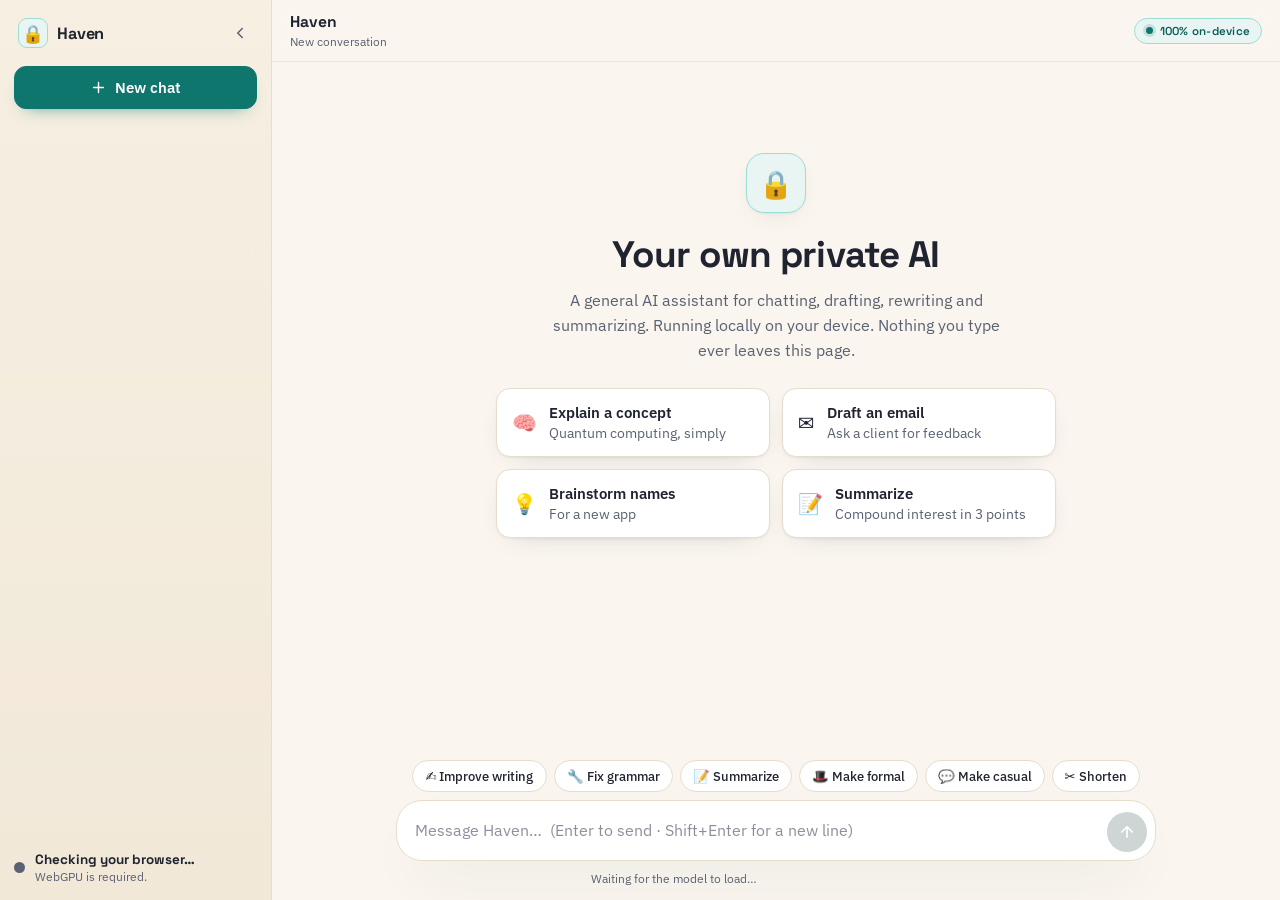
<file: index.html>
<!DOCTYPE html>
<html lang="en">
<head>
  <meta charset="UTF-8" />
  <meta name="viewport" content="width=device-width, initial-scale=1.0, viewport-fit=cover" />
  <meta name="description" content="A private AI chat & writing assistant that runs entirely in your browser. No uploads, no server, no API key." />
  <meta name="theme-color" content="#0f766e" />
  <title>Haven · Private AI</title>
  <link rel="icon" href="data:image/svg+xml,<svg xmlns='http://www.w3.org/2000/svg' viewBox='0 0 16 16'><text y='14' font-size='14'>🔒</text></svg>" />
  <link rel="preconnect" href="https://fonts.googleapis.com" />
  <link rel="preconnect" href="https://fonts.gstatic.com" crossorigin />
  <link href="https://fonts.googleapis.com/css2?family=Space+Grotesk:wght@400;500;600;700&family=IBM+Plex+Sans:wght@400;500;600&display=swap" rel="stylesheet" />
  <link rel="stylesheet" href="styles.css" />
</head>
<body>
  <div class="app" id="app">

    <!-- ── Sidebar ─────────────────────────────────────────── -->
    <aside class="sidebar" id="sidebar" aria-label="Conversations">
      <div class="sidebar__head">
        <div class="brand">
          <span class="brand__mark" aria-hidden="true">🔒</span>
          <span class="brand__name">Haven</span>
        </div>
        <button class="icon-btn sidebar__collapse" id="collapseBtn" type="button" title="Hide sidebar" aria-label="Hide sidebar">
          <svg viewBox="0 0 24 24" width="18" height="18" fill="none" stroke="currentColor" stroke-width="2" stroke-linecap="round" stroke-linejoin="round"><path d="M15 18l-6-6 6-6"/></svg>
        </button>
      </div>

      <button class="new-chat" id="newChatBtn" type="button">
        <svg viewBox="0 0 24 24" width="17" height="17" fill="none" stroke="currentColor" stroke-width="2" stroke-linecap="round" stroke-linejoin="round"><path d="M12 5v14M5 12h14"/></svg>
        New chat
      </button>

      <nav class="conversations" id="conversations" aria-label="Chat history"></nav>

      <div class="sidebar__foot">
        <div class="engine-mini" id="engineCard">
          <span id="engineDot" class="dot dot--idle"></span>
          <div class="engine-mini__text">
            <strong id="engineState">Checking your browser…</strong>
            <span id="engineDetail" class="muted">WebGPU is required.</span>
          </div>
        </div>
        <div class="progress is-hidden" id="engineProgressWrap">
          <div class="progress__bar" id="engineProgress"></div>
        </div>
        <span id="localBadge" class="local-badge is-hidden">🔒 Runs locally</span>
      </div>
    </aside>

    <!-- ── Main ────────────────────────────────────────────── -->
    <div class="main">
      <header class="topbar">
        <button class="icon-btn" id="menuBtn" type="button" title="Toggle sidebar" aria-label="Toggle sidebar">
          <svg viewBox="0 0 24 24" width="20" height="20" fill="none" stroke="currentColor" stroke-width="2" stroke-linecap="round" stroke-linejoin="round"><path d="M4 6h16M4 12h16M4 18h16"/></svg>
        </button>
        <div class="topbar__title">
          <strong>Haven</strong>
          <span id="convMeta" class="topbar__meta muted">New conversation</span>
        </div>
        <span id="topStatus" class="topbar__pill">
          <span class="topbar__pill-dot" aria-hidden="true"></span>
          <span id="topStatusText">100% on-device</span>
        </span>
      </header>

      <div class="chat-scroll" id="chatScroll">
        <div id="messages" class="messages" aria-live="polite">
          <!-- Welcome / empty state -->
          <div class="welcome" id="welcome">
            <div class="welcome__mark" aria-hidden="true">🔒</div>
            <h1 class="welcome__title">Your own private AI</h1>
            <p class="welcome__sub">
              A general AI assistant for chatting, drafting, rewriting and summarizing. Running locally on your device. Nothing you type ever leaves this page.
            </p>
            <div class="suggestions" id="suggestions">
              <button class="suggestion" type="button" data-fill="Explain quantum computing like I'm five.">
                <span class="suggestion__icon">🧠</span>
                <span class="suggestion__text"><strong>Explain a concept</strong>Quantum computing, simply</span>
              </button>
              <button class="suggestion" type="button" data-fill="Draft a short, friendly email asking a client for feedback on our last project.">
                <span class="suggestion__icon">✉️</span>
                <span class="suggestion__text"><strong>Draft an email</strong>Ask a client for feedback</span>
              </button>
              <button class="suggestion" type="button" data-fill="Give me 5 creative names for a privacy-first note-taking app.">
                <span class="suggestion__icon">💡</span>
                <span class="suggestion__text"><strong>Brainstorm names</strong>For a new app</span>
              </button>
              <button class="suggestion" type="button" data-fill="Summarize the key idea of compound interest in three bullet points.">
                <span class="suggestion__icon">📝</span>
                <span class="suggestion__text"><strong>Summarize</strong>Compound interest in 3 points</span>
              </button>
            </div>
          </div>
        </div>
      </div>

      <div class="composer-wrap">
        <div id="quickActions" class="quick-actions">
          <button class="chip" type="button" data-action="improve">✍️ Improve writing</button>
          <button class="chip" type="button" data-action="grammar">🔧 Fix grammar</button>
          <button class="chip" type="button" data-action="summarize">📝 Summarize</button>
          <button class="chip" type="button" data-action="formal">🎩 Make formal</button>
          <button class="chip" type="button" data-action="casual">💬 Make casual</button>
          <button class="chip" type="button" data-action="shorten">✂️ Shorten</button>
        </div>

        <form id="composer" class="composer">
          <textarea
            id="input"
            rows="1"
            placeholder="Message Haven…  (Enter to send · Shift+Enter for a new line)"
            disabled
          ></textarea>
          <div class="composer__actions">
            <button id="stopBtn" class="circle-btn circle-btn--stop is-hidden" type="button" title="Stop generating" aria-label="Stop generating">
              <svg viewBox="0 0 24 24" width="16" height="16" fill="currentColor"><rect x="6" y="6" width="12" height="12" rx="2"/></svg>
            </button>
            <button id="sendBtn" class="circle-btn circle-btn--send" type="submit" disabled title="Send" aria-label="Send">
              <svg viewBox="0 0 24 24" width="18" height="18" fill="none" stroke="currentColor" stroke-width="2.2" stroke-linecap="round" stroke-linejoin="round"><path d="M12 19V5M5 12l7-7 7 7"/></svg>
            </button>
          </div>
        </form>

        <p id="hint" class="composer__hint muted">Waiting for the model to load…</p>
      </div>
    </div>
  </div>

  <div class="scrim" id="scrim" hidden></div>

  <script type="module" src="app.js"></script>
</body>
</html>
</file>
<file: styles.css>
:root {
  --cream: #faf6ef;
  --cream-2: #f3ebdd;
  --panel: #ffffff;
  --ink: #1f2430;
  --ink-soft: #5a6172;
  --teal: #0f766e;
  --teal-deep: #0c5d57;
  --teal-soft: #99dfd6;
  --teal-tint: #e8f5f2;
  --line: #e7ddcb;
  --line-soft: #efe7d8;
  --danger: #b4453a;
  --amber: #c9892f;
  --sidebar-w: 272px;
  --radius: 16px;
  --shadow-card: 0 1px 2px rgba(31, 36, 48, 0.05), 0 8px 28px -18px rgba(31, 36, 48, 0.35);
  --shadow-pop: 0 24px 60px -28px rgba(31, 36, 48, 0.45);
}

* { box-sizing: border-box; }

html, body { height: 100%; }
body {
  margin: 0;
  font-family: "IBM Plex Sans", system-ui, sans-serif;
  color: var(--ink);
  background: var(--cream);
  -webkit-font-smoothing: antialiased;
  text-rendering: optimizeLegibility;
}

.muted { color: var(--ink-soft); }
.is-hidden { display: none !important; }

/* ── App shell ───────────────────────────────────────────── */
.app {
  display: grid;
  grid-template-columns: var(--sidebar-w) 1fr;
  height: 100dvh;
  overflow: hidden;
  transition: grid-template-columns 0.28s cubic-bezier(0.4, 0, 0.2, 1);
}
.app.is-collapsed { grid-template-columns: 0 1fr; }

/* ── Sidebar ─────────────────────────────────────────────── */
.sidebar {
  display: flex;
  flex-direction: column;
  min-width: 0;
  background: linear-gradient(180deg, #f6efe2, #f1e8d8);
  border-right: 1px solid var(--line);
  overflow: hidden;
}
.app.is-collapsed .sidebar { border-right-color: transparent; }

.sidebar__head {
  display: flex;
  align-items: center;
  justify-content: space-between;
  padding: 16px 14px 12px 18px;
}
.brand { display: flex; align-items: center; gap: 9px; min-width: 0; }
.brand__mark {
  font-size: 1.1rem;
  width: 30px; height: 30px;
  display: grid; place-items: center;
  background: var(--teal-tint);
  border: 1px solid var(--teal-soft);
  border-radius: 9px;
}
.brand__name {
  font-family: "Space Grotesk", sans-serif;
  font-weight: 700;
  font-size: 1.02rem;
  letter-spacing: -0.01em;
  white-space: nowrap;
}

.icon-btn {
  display: grid; place-items: center;
  width: 34px; height: 34px;
  border: none;
  border-radius: 9px;
  background: transparent;
  color: var(--ink-soft);
  cursor: pointer;
  transition: background 0.15s ease, color 0.15s ease;
}
.icon-btn:hover { background: rgba(31, 36, 48, 0.07); color: var(--ink); }

.new-chat {
  margin: 4px 14px 14px;
  display: flex; align-items: center; justify-content: center; gap: 8px;
  font: inherit;
  font-weight: 600;
  font-size: 0.92rem;
  padding: 11px 14px;
  border-radius: 12px;
  border: 1px solid var(--teal);
  background: var(--teal);
  color: #fff;
  cursor: pointer;
  white-space: nowrap;
  box-shadow: 0 8px 18px -12px rgba(15, 118, 110, 0.9);
  transition: background 0.16s ease, transform 0.06s ease;
}
.new-chat:hover { background: var(--teal-deep); }
.new-chat:active { transform: translateY(1px); }

/* Conversation history list */
.conversations {
  flex: 1;
  min-height: 0;
  overflow-y: auto;
  padding: 0 8px 8px;
  display: flex;
  flex-direction: column;
  gap: 2px;
}
.conv-group {
  font-family: "Space Grotesk", sans-serif;
  font-size: 0.68rem;
  font-weight: 600;
  letter-spacing: 0.08em;
  text-transform: uppercase;
  color: var(--ink-soft);
  padding: 14px 10px 4px;
}
.conv-item {
  display: flex;
  align-items: center;
  gap: 8px;
  padding: 9px 10px;
  border-radius: 10px;
  cursor: pointer;
  color: var(--ink);
  font-size: 0.9rem;
  border: 1px solid transparent;
  transition: background 0.13s ease, border-color 0.13s ease;
}
.conv-item:hover { background: rgba(31, 36, 48, 0.05); }
.conv-item.is-active {
  background: var(--panel);
  border-color: var(--line);
  box-shadow: 0 1px 2px rgba(31, 36, 48, 0.04);
}
.conv-item__title {
  flex: 1;
  min-width: 0;
  white-space: nowrap;
  overflow: hidden;
  text-overflow: ellipsis;
}
.conv-item__del {
  flex: 0 0 auto;
  display: grid; place-items: center;
  width: 24px; height: 24px;
  border: none; border-radius: 7px;
  background: transparent;
  color: var(--ink-soft);
  cursor: pointer;
  opacity: 0;
  transition: opacity 0.13s ease, background 0.13s ease, color 0.13s ease;
}
.conv-item:hover .conv-item__del,
.conv-item.is-active .conv-item__del { opacity: 1; }
.conv-item__del:hover { background: rgba(180, 69, 58, 0.12); color: var(--danger); }
.conv-empty { padding: 18px 12px; font-size: 0.85rem; color: var(--ink-soft); text-align: center; }

/* Sidebar footer: engine status + local badge */
.sidebar__foot {
  border-top: 1px solid var(--line-soft);
  padding: 12px 14px 16px;
  display: flex;
  flex-direction: column;
  gap: 10px;
}
.engine-mini { display: flex; align-items: center; gap: 10px; }
.engine-mini__text { display: flex; flex-direction: column; gap: 1px; min-width: 0; }
.engine-mini__text strong {
  font-family: "Space Grotesk", sans-serif;
  font-size: 0.84rem;
  white-space: nowrap; overflow: hidden; text-overflow: ellipsis;
}
.engine-mini__text .muted { font-size: 0.76rem; white-space: nowrap; overflow: hidden; text-overflow: ellipsis; }

.local-badge {
  align-self: flex-start;
  font-family: "Space Grotesk", sans-serif;
  font-size: 0.74rem;
  font-weight: 600;
  padding: 5px 11px;
  border-radius: 99px;
  background: var(--teal-soft);
  color: var(--teal-deep);
  white-space: nowrap;
}
.local-badge.is-offline { background: #f3d9a8; color: #8a5a12; }

.dot {
  width: 11px; height: 11px;
  border-radius: 50%;
  flex: 0 0 auto;
  background: var(--ink-soft);
}
.dot--idle { background: var(--ink-soft); }
.dot--loading { background: var(--amber); animation: pulse 1.2s ease-in-out infinite; }
.dot--ready { background: var(--teal); box-shadow: 0 0 0 3px rgba(15, 118, 110, 0.15); }
.dot--error { background: var(--danger); }
@keyframes pulse { 0%, 100% { transform: scale(1); opacity: 1; } 50% { transform: scale(0.65); opacity: 0.5; } }

.progress { height: 6px; border-radius: 99px; background: var(--cream-2); overflow: hidden; }
.progress__bar {
  height: 100%; width: 0;
  border-radius: 99px;
  background: linear-gradient(90deg, var(--teal-soft), var(--teal));
  transition: width 0.25s ease;
}

/* ── Main column ─────────────────────────────────────────── */
.main {
  display: flex;
  flex-direction: column;
  min-width: 0;
  height: 100dvh;
  background: var(--cream);
  position: relative;
}

.topbar {
  display: flex;
  align-items: center;
  gap: 12px;
  padding: 12px 18px;
  border-bottom: 1px solid var(--line-soft);
  background: rgba(250, 246, 239, 0.82);
  backdrop-filter: blur(10px);
  z-index: 5;
}
.topbar #menuBtn { display: none; }
.topbar__title { display: flex; flex-direction: column; gap: 1px; min-width: 0; flex: 1; }
.topbar__title strong { font-family: "Space Grotesk", sans-serif; font-size: 0.98rem; }
.topbar__meta { font-size: 0.78rem; }
.topbar__pill {
  flex: 0 0 auto;
  display: inline-flex;
  align-items: center;
  gap: 7px;
  font-family: "Space Grotesk", sans-serif;
  font-size: 0.72rem;
  font-weight: 600;
  letter-spacing: 0.02em;
  padding: 5px 11px;
  border-radius: 99px;
  background: var(--teal-tint);
  color: var(--teal-deep);
  border: 1px solid var(--teal-soft);
}
.topbar__pill-dot {
  width: 7px;
  height: 7px;
  border-radius: 50%;
  background: var(--teal);
  box-shadow: 0 0 0 3px rgba(15, 118, 110, 0.16);
}
.topbar__pill.is-offline {
  background: #f7ecd4;
  color: #8a5a12;
  border-color: #f0d9a8;
}
.topbar__pill.is-offline .topbar__pill-dot {
  background: var(--amber);
  box-shadow: 0 0 0 3px rgba(201, 137, 47, 0.18);
}

/* Scroll region holds the centered conversation column */
.chat-scroll {
  flex: 1;
  min-height: 0;
  overflow-y: auto;
  scroll-behavior: smooth;
}
.messages {
  max-width: 760px;
  margin: 0 auto;
  padding: 28px 22px 8px;
  display: flex;
  flex-direction: column;
  gap: 22px;
}

/* ── Welcome / empty state ───────────────────────────────── */
.welcome {
  text-align: center;
  padding: clamp(24px, 7vh, 70px) 8px 18px;
  display: flex;
  flex-direction: column;
  align-items: center;
}
.welcome__mark {
  font-size: 1.7rem;
  width: 60px; height: 60px;
  display: grid; place-items: center;
  background: var(--teal-tint);
  border: 1px solid var(--teal-soft);
  border-radius: 18px;
  margin-bottom: 18px;
  box-shadow: var(--shadow-card);
}
.welcome__title {
  font-family: "Space Grotesk", sans-serif;
  font-size: clamp(1.7rem, 4.5vw, 2.3rem);
  letter-spacing: -0.02em;
  margin: 0 0 10px;
}
.welcome__sub { margin: 0 auto 26px; max-width: 46ch; color: var(--ink-soft); line-height: 1.55; }

.suggestions {
  display: grid;
  grid-template-columns: repeat(2, minmax(0, 1fr));
  gap: 12px;
  width: 100%;
  max-width: 560px;
}
.suggestion {
  display: flex;
  align-items: center;
  gap: 12px;
  text-align: left;
  font: inherit;
  padding: 14px 15px;
  border-radius: 14px;
  border: 1px solid var(--line);
  background: var(--panel);
  color: var(--ink);
  cursor: pointer;
  box-shadow: var(--shadow-card);
  transition: border-color 0.15s ease, transform 0.1s ease, box-shadow 0.15s ease;
}
.suggestion:hover { border-color: var(--teal-soft); transform: translateY(-2px); }
.suggestion:disabled { opacity: 0.55; cursor: not-allowed; transform: none; }
.suggestion__icon { font-size: 1.25rem; flex: 0 0 auto; }
.suggestion__text { display: flex; flex-direction: column; gap: 2px; min-width: 0; font-size: 0.86rem; color: var(--ink-soft); }
.suggestion__text strong { color: var(--ink); font-weight: 600; font-size: 0.92rem; }

/* ── Messages ────────────────────────────────────────────── */
.msg { display: flex; gap: 12px; align-items: flex-start; }
.msg--user { flex-direction: row-reverse; }

.avatar {
  flex: 0 0 auto;
  width: 32px; height: 32px;
  border-radius: 9px;
  display: grid; place-items: center;
  font-size: 0.95rem;
  font-weight: 600;
  user-select: none;
}
.msg--assistant .avatar { background: var(--teal-tint); border: 1px solid var(--teal-soft); }
.msg--user .avatar { background: var(--teal); color: #fff; font-family: "Space Grotesk", sans-serif; font-size: 0.82rem; }

.bubble {
  max-width: 100%;
  padding: 12px 16px;
  border-radius: 16px;
  line-height: 1.65;
  word-wrap: break-word;
  overflow-wrap: anywhere;
}
.msg--user .bubble {
  background: var(--teal);
  color: #fff;
  border-top-right-radius: 5px;
  white-space: pre-wrap;
}
.msg--assistant .bubble {
  background: var(--panel);
  color: var(--ink);
  border: 1px solid var(--line-soft);
  border-top-left-radius: 5px;
  box-shadow: var(--shadow-card);
}

/* Assistant message column + actions (Copy) */
.msg__col { display: flex; flex-direction: column; gap: 5px; min-width: 0; max-width: 100%; }
.msg-actions { display: flex; gap: 4px; padding-left: 4px; }
.msg__col:has(.bubble.is-streaming) .msg-actions { display: none; }
.msg-action {
  display: inline-flex;
  align-items: center;
  gap: 5px;
  font: inherit;
  font-size: 0.78rem;
  font-weight: 500;
  color: var(--ink-soft);
  background: transparent;
  border: none;
  border-radius: 7px;
  padding: 4px 8px;
  cursor: pointer;
  transition: background 0.13s ease, color 0.13s ease;
}
.msg-action:hover { background: rgba(31, 36, 48, 0.07); color: var(--ink); }
.msg-action.is-copied { color: var(--teal); }

/* Streaming caret */
.bubble.is-streaming::after {
  content: "▍";
  color: var(--teal);
  margin-left: 1px;
  animation: blink 1s steps(2) infinite;
}
@keyframes blink { 50% { opacity: 0; } }

/* Markdown inside assistant bubbles */
.bubble p { margin: 0 0 10px; }
.bubble > :last-child { margin-bottom: 0; }
.bubble h1, .bubble h2, .bubble h3 { font-family: "Space Grotesk", sans-serif; line-height: 1.3; margin: 16px 0 8px; }
.bubble h1 { font-size: 1.25rem; }
.bubble h2 { font-size: 1.12rem; }
.bubble h3 { font-size: 1rem; }
.bubble ul, .bubble ol { margin: 8px 0 10px; padding-left: 22px; }
.bubble li { margin: 5px 0; }
.bubble li::marker { color: var(--teal); }
.bubble a { color: var(--teal-deep); text-decoration: underline; text-underline-offset: 2px; }
.bubble strong { font-weight: 600; }
.bubble code {
  font-family: ui-monospace, "SF Mono", Menlo, monospace;
  font-size: 0.88em;
  background: var(--cream-2);
  padding: 1.5px 5px;
  border-radius: 5px;
}
.bubble pre {
  background: #1f2430;
  color: #f3ebdd;
  padding: 14px 16px;
  border-radius: 12px;
  overflow-x: auto;
  margin: 10px 0;
  line-height: 1.5;
}
.bubble pre code { background: transparent; padding: 0; font-size: 0.84em; color: inherit; }
.bubble blockquote {
  margin: 10px 0;
  padding: 4px 14px;
  border-left: 3px solid var(--teal-soft);
  color: var(--ink-soft);
}
.bubble table { border-collapse: collapse; margin: 10px 0; font-size: 0.9em; }
.bubble th, .bubble td { border: 1px solid var(--line); padding: 6px 10px; text-align: left; }
.bubble th { background: var(--cream-2); }
.bubble hr { border: none; border-top: 1px solid var(--line); margin: 14px 0; }

/* ── Composer ────────────────────────────────────────────── */
.composer-wrap {
  flex: 0 0 auto;
  padding: 4px 22px 14px;
  background: linear-gradient(180deg, rgba(250, 246, 239, 0), var(--cream) 32%);
}
.composer-wrap > * { max-width: 760px; margin-left: auto; margin-right: auto; }

.quick-actions {
  display: flex;
  flex-wrap: wrap;
  gap: 7px;
  padding: 8px 2px;
  justify-content: center;
}
.chip {
  font: inherit;
  font-size: 0.83rem;
  font-weight: 500;
  padding: 6px 12px;
  border-radius: 99px;
  border: 1px solid var(--line);
  background: var(--panel);
  color: var(--ink);
  cursor: pointer;
  transition: border-color 0.15s ease, background 0.15s ease, color 0.15s ease;
}
.chip:hover:not(:disabled) { border-color: var(--teal); background: var(--teal-tint); color: var(--teal-deep); }
.chip:disabled { opacity: 0.5; cursor: not-allowed; }

.composer {
  display: flex;
  align-items: flex-end;
  gap: 8px;
  padding: 8px 8px 8px 18px;
  background: var(--panel);
  border: 1px solid var(--line);
  border-radius: 26px;
  box-shadow: var(--shadow-pop);
  transition: border-color 0.15s ease, box-shadow 0.15s ease;
}
.composer:focus-within { border-color: var(--teal-soft); box-shadow: 0 24px 60px -28px rgba(15, 118, 110, 0.5); }

#input {
  flex: 1;
  resize: none;
  border: none;
  outline: none;
  background: transparent;
  font: inherit;
  line-height: 1.55;
  color: var(--ink);
  padding: 9px 0;
  max-height: 220px;
  overflow-y: auto;
}
#input::placeholder { color: var(--ink-soft); }
#input:disabled { cursor: not-allowed; opacity: 0.7; }

.composer__actions { display: flex; align-items: center; gap: 6px; flex: 0 0 auto; }

.circle-btn {
  display: grid; place-items: center;
  width: 40px; height: 40px;
  border: none;
  border-radius: 50%;
  cursor: pointer;
  transition: background 0.16s ease, transform 0.06s ease, opacity 0.16s ease;
}
.circle-btn:active { transform: scale(0.94); }
.circle-btn--send { background: var(--teal); color: #fff; }
.circle-btn--send:hover:not(:disabled) { background: var(--teal-deep); }
.circle-btn--send:disabled { background: #cdd6d4; color: #fff; cursor: not-allowed; }
.circle-btn--stop { background: var(--cream-2); color: var(--ink); }
.circle-btn--stop:hover { background: #e6dcc8; }

.composer__hint {
  text-align: center;
  font-size: 0.78rem;
  margin: 9px 0 0;
}

/* ── Scrim (mobile sidebar overlay) ──────────────────────── */
.scrim {
  position: fixed;
  inset: 0;
  background: rgba(31, 36, 48, 0.4);
  backdrop-filter: blur(2px);
  z-index: 40;
  opacity: 0;
  transition: opacity 0.25s ease;
}
.scrim.is-shown { opacity: 1; }

/* ── Responsive ──────────────────────────────────────────── */
@media (max-width: 820px) {
  .app { grid-template-columns: 1fr; }
  .app.is-collapsed { grid-template-columns: 1fr; }
  .topbar #menuBtn { display: grid; }
  .sidebar {
    position: fixed;
    top: 0; left: 0; bottom: 0;
    width: 280px;
    z-index: 50;
    transform: translateX(-100%);
    transition: transform 0.28s cubic-bezier(0.4, 0, 0.2, 1);
    box-shadow: var(--shadow-pop);
  }
  .app.nav-open .sidebar { transform: translateX(0); }
  .sidebar__collapse { display: none; }
  .suggestions { grid-template-columns: 1fr; }
}
</file>
